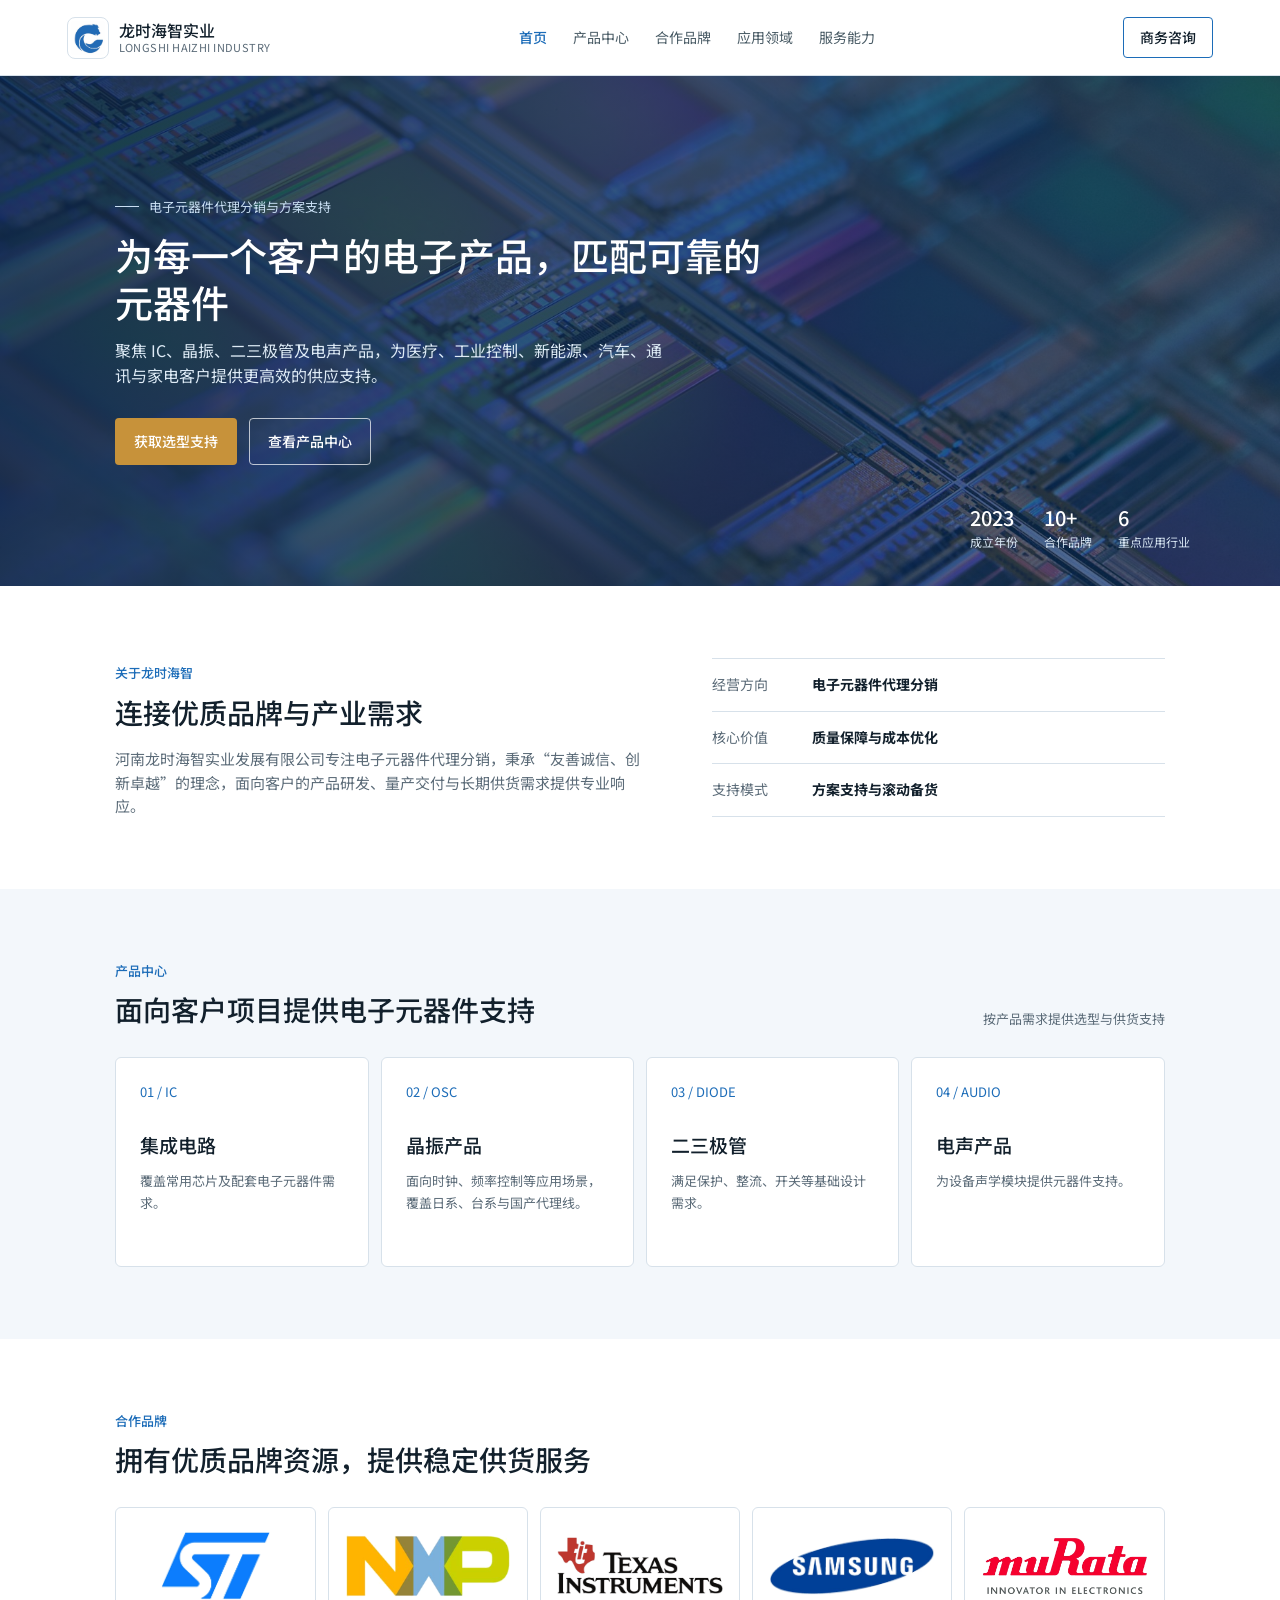
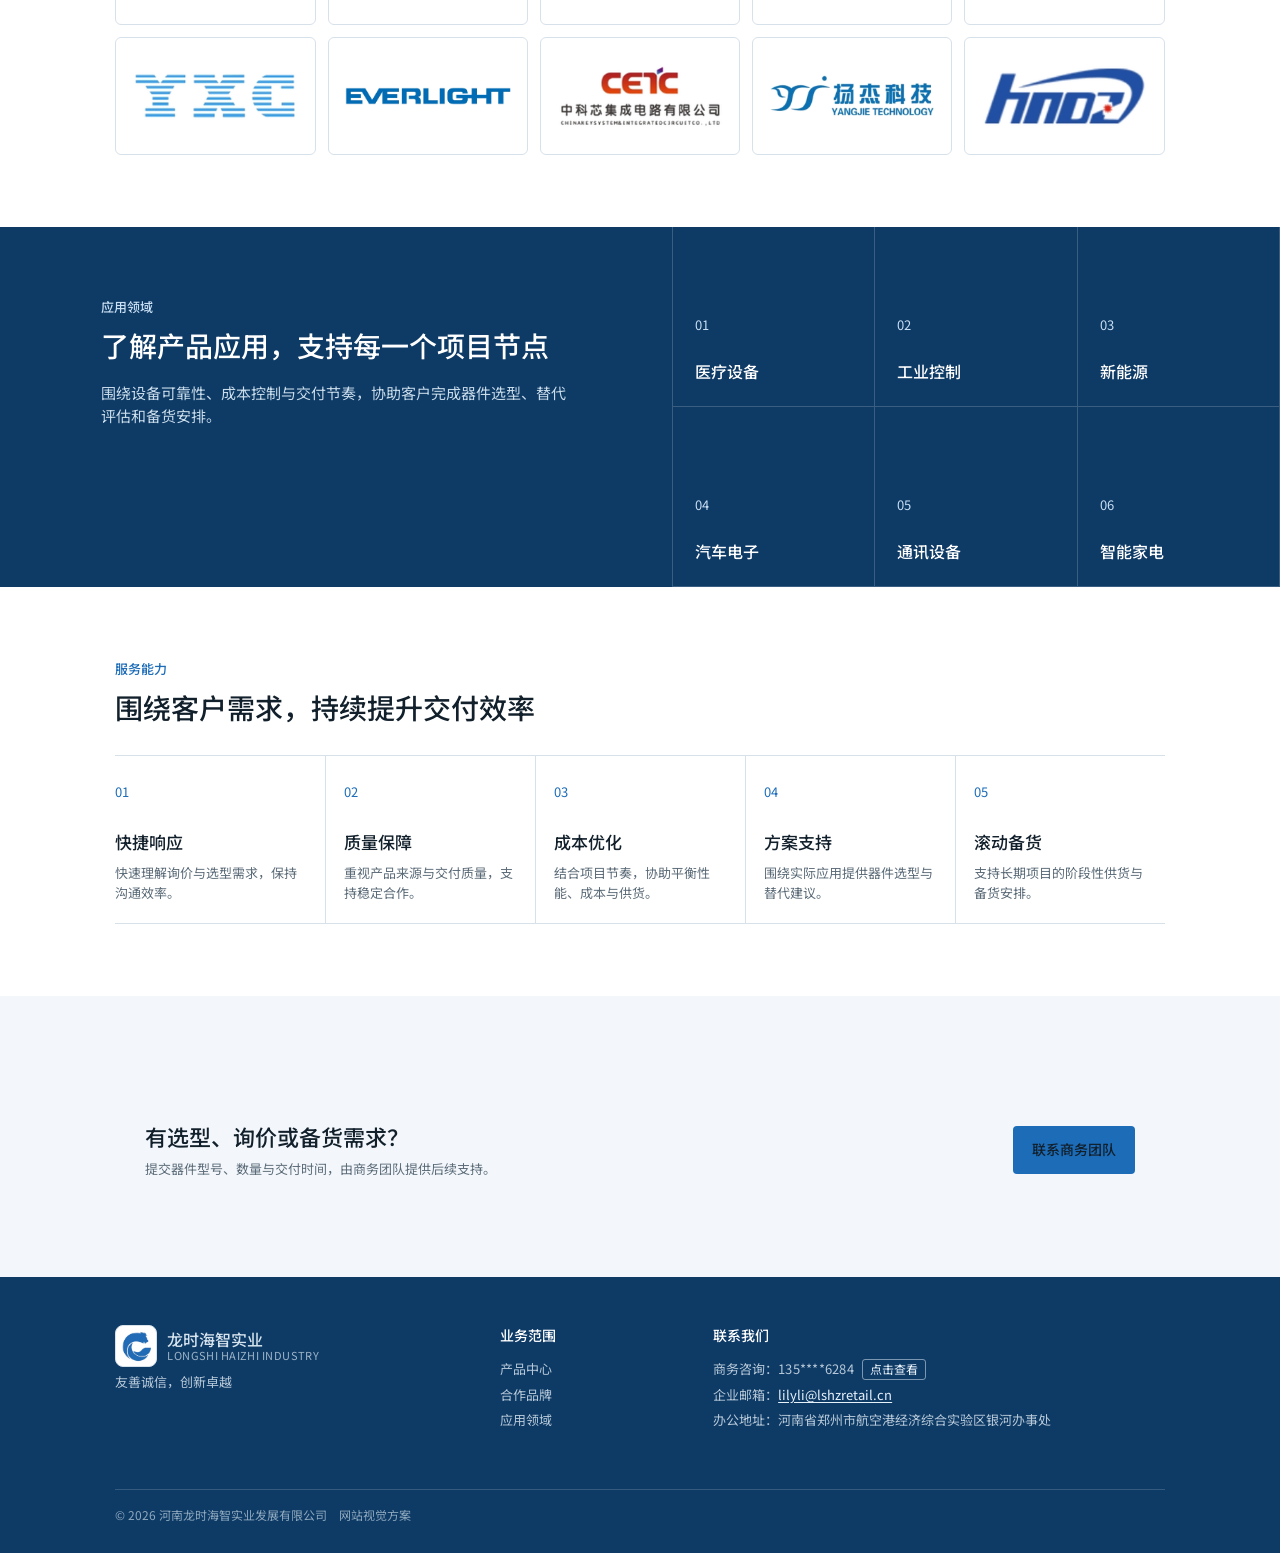
<file: index.html>
<!DOCTYPE html>
<html lang="zh-CN">
<head>
  <meta charset="utf-8" />
  <meta name="viewport" content="width=device-width, initial-scale=1" />
  <title>龙时海智实业｜首页</title>
  <link rel="stylesheet" href="assets/site.css" />
</head>
<body class="lh-site">
<main>
    <header class="lh-nav">
      <a class="lh-brand" href="index.html" aria-label="龙时海智首页">
        <img class="lh-mark" src="assets/longshi-haizhi-logo-mark.png" alt="龙时海智 Logo" />
        <span class="lh-brand-copy"><span class="lh-brand-name">龙时海智实业</span><span class="lh-brand-en">LONGSHI HAIZHI INDUSTRY</span></span>
      </a>
      <nav class="lh-links" aria-label="主导航"><a class="active" href="index.html">首页</a><a href="products.html">产品中心</a><a href="brands.html">合作品牌</a><a href="applications.html">应用领域</a><a href="services.html">服务能力</a></nav>
      <details class="lh-menu">
        <summary>菜单</summary>
        <div class="lh-menu-panel"><a class="active" href="index.html">首页</a><a href="products.html">产品中心</a><a href="brands.html">合作品牌</a><a href="applications.html">应用领域</a><a href="services.html">服务能力</a><a href="services.html#contact">商务咨询</a></div>
      </details>
      <a class="lh-nav-contact" href="services.html#contact">商务咨询</a>
    </header>
    <section class="lh-hero lh-hero-home" id="top" aria-labelledby="lh-hero-title">
      <img src="assets/silicon-wafer.jpg" alt="芯片晶圆特写" />
      <div class="lh-hero-copy">
        <div class="lh-kicker">电子元器件代理分销与方案支持</div>
        <h1 id="lh-hero-title">为每一个客户的电子产品，匹配可靠的元器件</h1>
        <p>聚焦 IC、晶振、二三极管及电声产品，为医疗、工业控制、新能源、汽车、通讯与家电客户提供更高效的供应支持。</p>
        <div class="lh-actions">
          <a class="lh-btn lh-btn-primary" href="services.html#contact">获取选型支持</a>
          <a class="lh-btn lh-btn-quiet" href="products.html">查看产品中心</a>
        </div>
      </div>
      <div class="lh-hero-meta" aria-label="企业信息摘要">
        <div><strong>2023</strong>成立年份</div>
        <div><strong>10+</strong>合作品牌</div>
        <div><strong>6</strong>重点应用行业</div>
      </div>
    </section>
    <section class="lh-section lh-intro" aria-labelledby="lh-intro-title">
      <div>
        <div class="lh-label">关于龙时海智</div>
        <h2 id="lh-intro-title">连接优质品牌与产业需求</h2>
        <p>河南龙时海智实业发展有限公司专注电子元器件代理分销，秉承“友善诚信、创新卓越”的理念，面向客户的产品研发、量产交付与长期供货需求提供专业响应。</p>
      </div>
      <div class="lh-intro-list" aria-label="公司定位">
        <div class="lh-intro-item"><span>经营方向</span><strong>电子元器件代理分销</strong></div>
        <div class="lh-intro-item"><span>核心价值</span><strong>质量保障与成本优化</strong></div>
        <div class="lh-intro-item"><span>支持模式</span><strong>方案支持与滚动备货</strong></div>
      </div>
    </section>
    <section class="lh-section lh-soft" id="products" aria-labelledby="lh-products-title">
      <div class="lh-section-head">
        <div><div class="lh-label">产品中心</div><h2 id="lh-products-title">面向客户项目提供电子元器件支持</h2></div>
        <div class="lh-note">按产品需求提供选型与供货支持</div>
      </div>
      <div class="lh-product-grid">
        <a class="lh-card" href="products.html"><div class="lh-card-no">01 / IC</div><h3>集成电路</h3><p>覆盖常用芯片及配套电子元器件需求。</p></a>
        <a class="lh-card" href="products.html#oscillator"><div class="lh-card-no">02 / OSC</div><h3>晶振产品</h3><p>面向时钟、频率控制等应用场景，覆盖日系、台系与国产代理线。</p></a>
        <a class="lh-card" href="products.html"><div class="lh-card-no">03 / DIODE</div><h3>二三极管</h3><p>满足保护、整流、开关等基础设计需求。</p></a>
        <a class="lh-card" href="products.html"><div class="lh-card-no">04 / AUDIO</div><h3>电声产品</h3><p>为设备声学模块提供元器件支持。</p></a>
      </div>
    </section>
    <section class="lh-section" id="brands" aria-labelledby="lh-brands-title">
      <div class="lh-section-head">
        <div><div class="lh-label">合作品牌</div><h2 id="lh-brands-title">拥有优质品牌资源，提供稳定供货服务</h2></div>
      </div>
      <div class="lh-brand-grid" aria-label="合作品牌">
        <div class="lh-brand-tile"><img src="assets/brands/st.png" alt="ST" /></div>
        <div class="lh-brand-tile"><img src="assets/brands/nxp.png" alt="NXP" /></div>
        <div class="lh-brand-tile"><img src="assets/brands/ti.png" alt="Texas Instruments" /></div>
        <div class="lh-brand-tile"><img src="assets/brands/samsung.png" alt="SAMSUNG" /></div>
        <div class="lh-brand-tile"><img src="assets/brands/murata.png" alt="Murata" /></div>
        <div class="lh-brand-tile"><img src="assets/brands/yxc.png" alt="YXC" /></div>
        <div class="lh-brand-tile"><img src="assets/brands/everlight.png" alt="EVERLIGHT 亿光" /></div>
        <div class="lh-brand-tile"><img src="assets/brands/cetc.png" alt="中科芯 CETC" /></div>
        <div class="lh-brand-tile"><img src="assets/brands/yangjie.png" alt="扬杰科技" /></div>
        <div class="lh-brand-tile"><img src="assets/brands/huaneng.png" alt="华能" /></div>
      </div>
    </section>
    <section class="lh-apps" id="applications" aria-labelledby="lh-apps-title">
      <div class="lh-app-copy">
        <div class="lh-label">应用领域</div>
        <h2 id="lh-apps-title">了解产品应用，支持每一个项目节点</h2>
        <p>围绕设备可靠性、成本控制与交付节奏，协助客户完成器件选型、替代评估和备货安排。</p>
      </div>
      <div class="lh-app-tiles" aria-label="应用行业">
        <div class="lh-app-tile"><span>01</span><strong>医疗设备</strong></div>
        <div class="lh-app-tile"><span>02</span><strong>工业控制</strong></div>
        <div class="lh-app-tile"><span>03</span><strong>新能源</strong></div>
        <div class="lh-app-tile"><span>04</span><strong>汽车电子</strong></div>
        <div class="lh-app-tile"><span>05</span><strong>通讯设备</strong></div>
        <div class="lh-app-tile"><span>06</span><strong>智能家电</strong></div>
      </div>
    </section>
    <section class="lh-section" id="service" aria-labelledby="lh-service-title">
      <div class="lh-label">服务能力</div>
      <h2 id="lh-service-title">围绕客户需求，持续提升交付效率</h2>
      <div class="lh-service-grid">
        <article class="lh-service-item"><span class="lh-card-no">01</span><strong>快捷响应</strong><p>快速理解询价与选型需求，保持沟通效率。</p></article>
        <article class="lh-service-item"><span class="lh-card-no">02</span><strong>质量保障</strong><p>重视产品来源与交付质量，支持稳定合作。</p></article>
        <article class="lh-service-item"><span class="lh-card-no">03</span><strong>成本优化</strong><p>结合项目节奏，协助平衡性能、成本与供货。</p></article>
        <article class="lh-service-item"><span class="lh-card-no">04</span><strong>方案支持</strong><p>围绕实际应用提供器件选型与替代建议。</p></article>
        <article class="lh-service-item"><span class="lh-card-no">05</span><strong>滚动备货</strong><p>支持长期项目的阶段性供货与备货安排。</p></article>
      </div>
    </section>
    <section class="lh-section lh-soft" id="contact" aria-labelledby="lh-cta-title">
      <div class="lh-cta">
        <div><h2 id="lh-cta-title">有选型、询价或备货需求？</h2><p>提交器件型号、数量与交付时间，由商务团队提供后续支持。</p></div>
        <a class="lh-btn lh-btn-solid" href="services.html#contact">联系商务团队</a>
      </div>
    </section>
    <footer class="lh-footer">
      <div>
        <div class="lh-brand"><img class="lh-mark" src="assets/longshi-haizhi-logo-mark.png" alt="龙时海智 Logo" /><span class="lh-brand-copy"><span class="lh-brand-name">龙时海智实业</span><span class="lh-brand-en">LONGSHI HAIZHI INDUSTRY</span></span></div>
        <p>友善诚信，创新卓越</p>
      </div>
      <div><div class="lh-footer-title">业务范围</div><a href="products.html">产品中心</a><a href="brands.html">合作品牌</a><a href="applications.html">应用领域</a></div>
      <div><div class="lh-footer-title">联系我们</div><p>商务咨询：<span class="lh-phone" data-phone><span class="lh-phone-mask">135****6284</span><button type="button" class="lh-phone-reveal" aria-label="显示完整电话号码">点击查看</button></span></p><p>企业邮箱：<a href="mailto:lilyli@lshzretail.cn">lilyli@lshzretail.cn</a></p><p>办公地址：河南省郑州市航空港经济综合实验区银河办事处</p></div>
      <div class="lh-copyright">© 2026 河南龙时海智实业发展有限公司　网站视觉方案</div>
    </footer>
  </main>

  <script src="assets/site.js" defer></script>
</body>
</html>
</file>
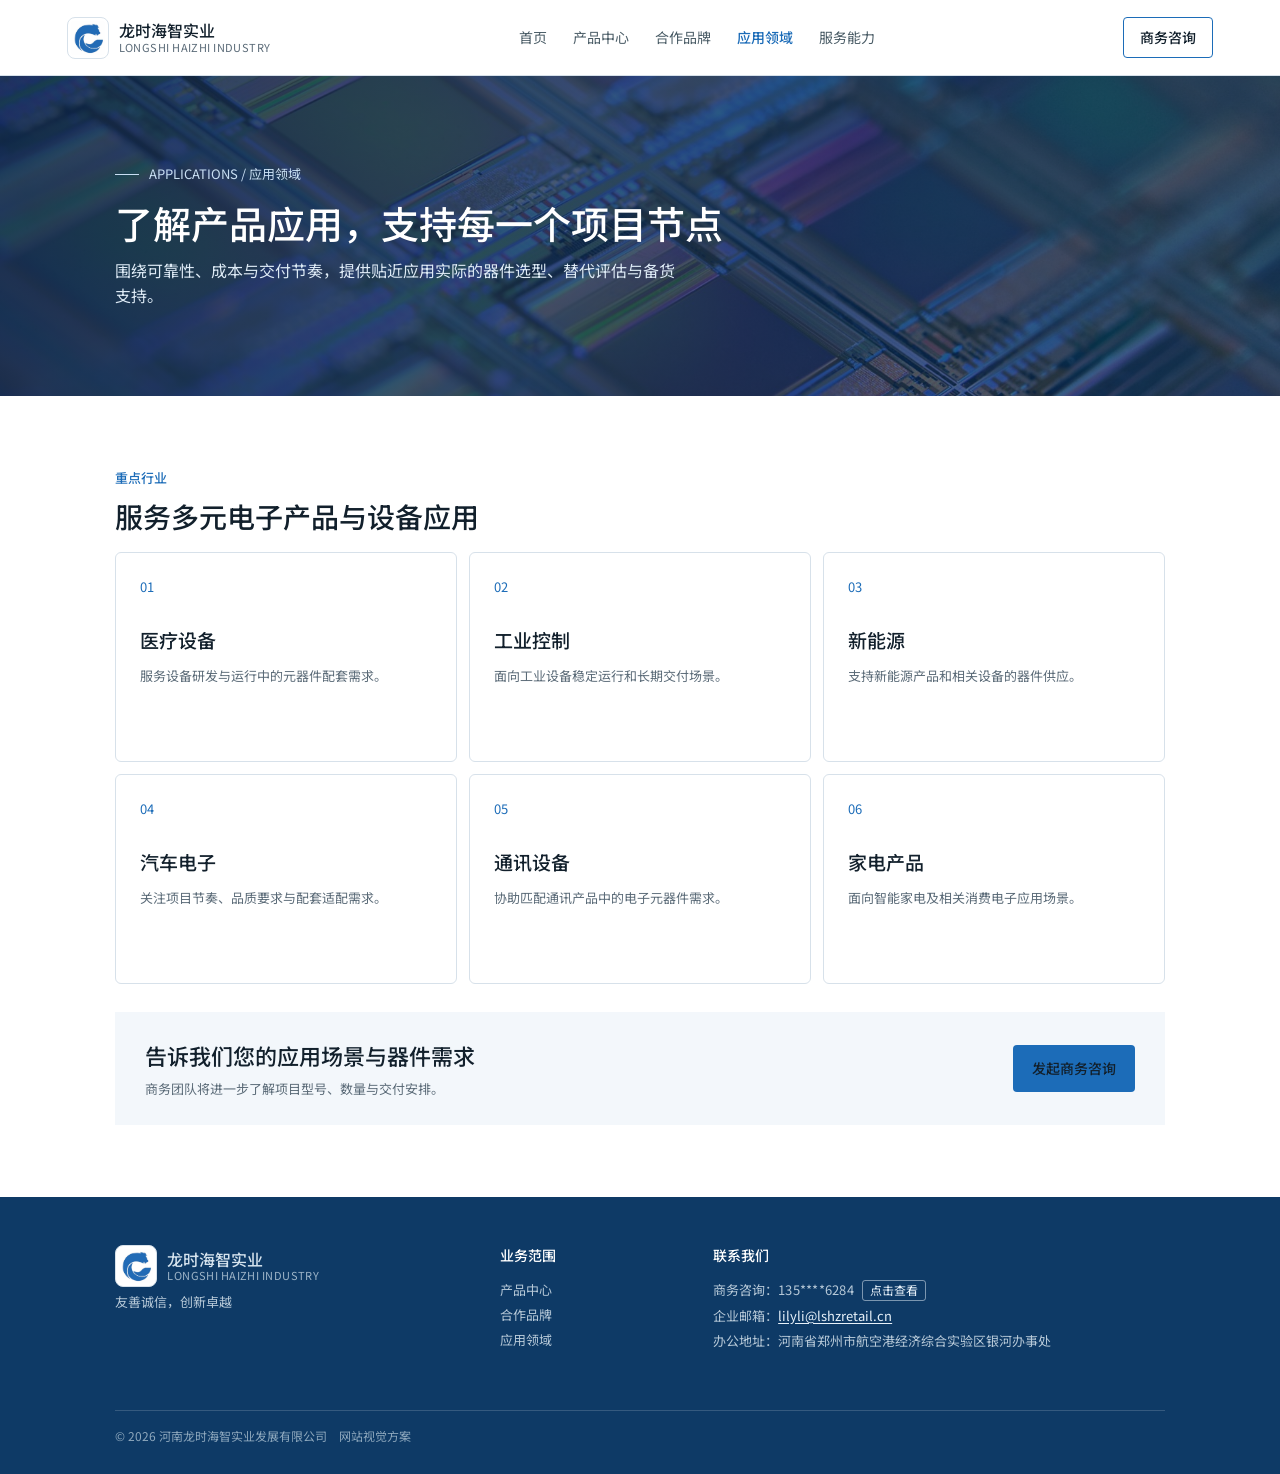
<file: applications.html>
<!DOCTYPE html>
<html lang="zh-CN">
<head>
  <meta charset="utf-8" />
  <meta name="viewport" content="width=device-width, initial-scale=1" />
  <title>龙时海智实业｜应用领域</title>
  <link rel="stylesheet" href="assets/site.css" />
</head>
<body class="lh-site">
<main>
    <header class="lh-nav">
      <a class="lh-brand" href="index.html" aria-label="龙时海智首页">
        <img class="lh-mark" src="assets/longshi-haizhi-logo-mark.png" alt="龙时海智 Logo" />
        <span class="lh-brand-copy"><span class="lh-brand-name">龙时海智实业</span><span class="lh-brand-en">LONGSHI HAIZHI INDUSTRY</span></span>
      </a>
      <nav class="lh-links" aria-label="主导航"><a href="index.html">首页</a><a href="products.html">产品中心</a><a href="brands.html">合作品牌</a><a class="active" href="applications.html">应用领域</a><a href="services.html">服务能力</a></nav>
      <details class="lh-menu">
        <summary>菜单</summary>
        <div class="lh-menu-panel"><a href="index.html">首页</a><a href="products.html">产品中心</a><a href="brands.html">合作品牌</a><a class="active" href="applications.html">应用领域</a><a href="services.html">服务能力</a><a href="services.html#contact">商务咨询</a></div>
      </details>
      <a class="lh-nav-contact" href="services.html#contact">商务咨询</a>
    </header>
    <section class="lh-hero" aria-labelledby="a-hero-title">
      <img src="assets/silicon-wafer.jpg" alt="芯片晶圆特写" />
      <div class="lh-hero-copy">
        <div class="lh-kicker">APPLICATIONS / 应用领域</div>
        <h1 id="a-hero-title">了解产品应用，支持每一个项目节点</h1>
        <p>围绕可靠性、成本与交付节奏，提供贴近应用实际的器件选型、替代评估与备货支持。</p>
      </div>
    </section>
    <section class="lh-section">
      <div class="lh-label">重点行业</div>
      <h2>服务多元电子产品与设备应用</h2>
      <div class="lh-card-grid lh-card-grid-3">
        <article class="lh-card"><div class="lh-card-no">01</div><h3>医疗设备</h3><p>服务设备研发与运行中的元器件配套需求。</p></article>
        <article class="lh-card"><div class="lh-card-no">02</div><h3>工业控制</h3><p>面向工业设备稳定运行和长期交付场景。</p></article>
        <article class="lh-card"><div class="lh-card-no">03</div><h3>新能源</h3><p>支持新能源产品和相关设备的器件供应。</p></article>
        <article class="lh-card"><div class="lh-card-no">04</div><h3>汽车电子</h3><p>关注项目节奏、品质要求与配套适配需求。</p></article>
        <article class="lh-card"><div class="lh-card-no">05</div><h3>通讯设备</h3><p>协助匹配通讯产品中的电子元器件需求。</p></article>
        <article class="lh-card"><div class="lh-card-no">06</div><h3>家电产品</h3><p>面向智能家电及相关消费电子应用场景。</p></article>
      </div>
      <div class="lh-cta">
        <div><strong>告诉我们您的应用场景与器件需求</strong><p>商务团队将进一步了解项目型号、数量与交付安排。</p></div>
        <a class="lh-btn lh-btn-solid" href="services.html#contact">发起商务咨询</a>
      </div>
    </section>
    <footer class="lh-footer">
      <div>
        <div class="lh-brand"><img class="lh-mark" src="assets/longshi-haizhi-logo-mark.png" alt="龙时海智 Logo" /><span class="lh-brand-copy"><span class="lh-brand-name">龙时海智实业</span><span class="lh-brand-en">LONGSHI HAIZHI INDUSTRY</span></span></div>
        <p>友善诚信，创新卓越</p>
      </div>
      <div><div class="lh-footer-title">业务范围</div><a href="products.html">产品中心</a><a href="brands.html">合作品牌</a><a href="applications.html">应用领域</a></div>
      <div><div class="lh-footer-title">联系我们</div><p>商务咨询：<span class="lh-phone" data-phone><span class="lh-phone-mask">135****6284</span><button type="button" class="lh-phone-reveal" aria-label="显示完整电话号码">点击查看</button></span></p><p>企业邮箱：<a href="mailto:lilyli@lshzretail.cn">lilyli@lshzretail.cn</a></p><p>办公地址：河南省郑州市航空港经济综合实验区银河办事处</p></div>
      <div class="lh-copyright">© 2026 河南龙时海智实业发展有限公司　网站视觉方案</div>
    </footer>
  </main>

  <script src="assets/site.js" defer></script>
</body>
</html>
</file>
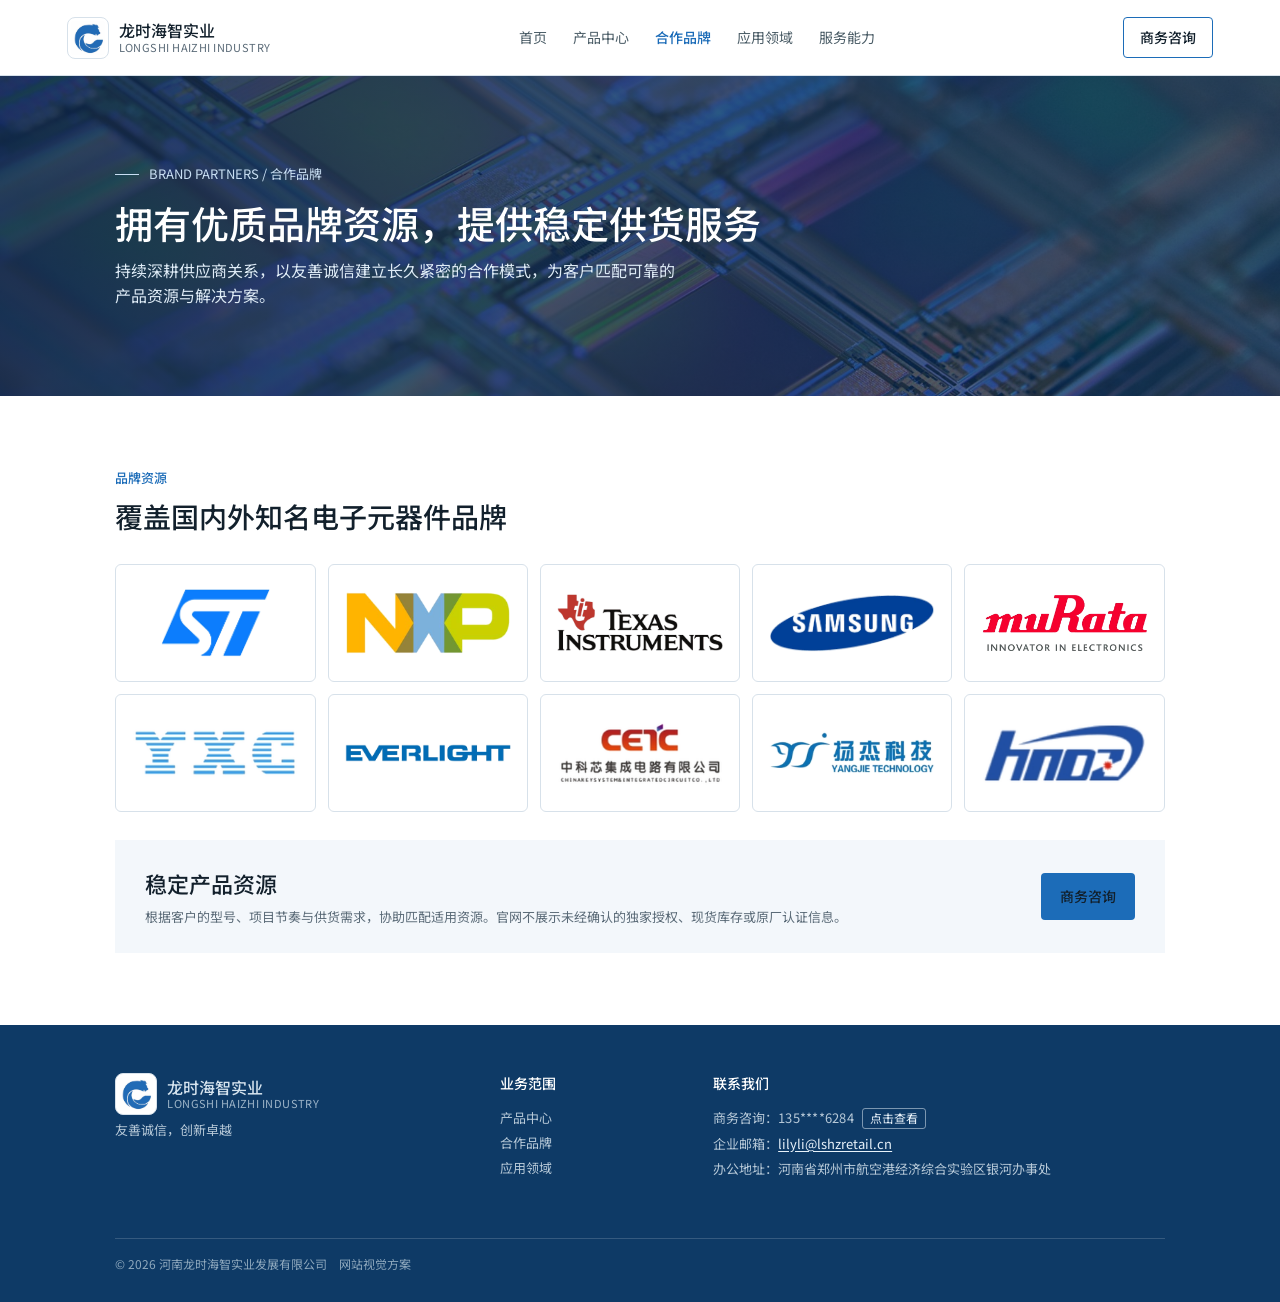
<file: brands.html>
<!DOCTYPE html>
<html lang="zh-CN">
<head>
  <meta charset="utf-8" />
  <meta name="viewport" content="width=device-width, initial-scale=1" />
  <title>龙时海智实业｜合作品牌</title>
  <link rel="stylesheet" href="assets/site.css" />
</head>
<body class="lh-site">
<main>
    <header class="lh-nav">
      <a class="lh-brand" href="index.html" aria-label="龙时海智首页">
        <img class="lh-mark" src="assets/longshi-haizhi-logo-mark.png" alt="龙时海智 Logo" />
        <span class="lh-brand-copy"><span class="lh-brand-name">龙时海智实业</span><span class="lh-brand-en">LONGSHI HAIZHI INDUSTRY</span></span>
      </a>
      <nav class="lh-links" aria-label="主导航"><a href="index.html">首页</a><a href="products.html">产品中心</a><a class="active" href="brands.html">合作品牌</a><a href="applications.html">应用领域</a><a href="services.html">服务能力</a></nav>
      <details class="lh-menu">
        <summary>菜单</summary>
        <div class="lh-menu-panel"><a href="index.html">首页</a><a href="products.html">产品中心</a><a class="active" href="brands.html">合作品牌</a><a href="applications.html">应用领域</a><a href="services.html">服务能力</a><a href="services.html#contact">商务咨询</a></div>
      </details>
      <a class="lh-nav-contact" href="services.html#contact">商务咨询</a>
    </header>
    <section class="lh-hero" aria-labelledby="b-hero-title">
      <img src="assets/silicon-wafer.jpg" alt="芯片晶圆特写" />
      <div class="lh-hero-copy">
        <div class="lh-kicker">BRAND PARTNERS / 合作品牌</div>
        <h1 id="b-hero-title">拥有优质品牌资源，提供稳定供货服务</h1>
        <p>持续深耕供应商关系，以友善诚信建立长久紧密的合作模式，为客户匹配可靠的产品资源与解决方案。</p>
      </div>
    </section>
    <section class="lh-section">
      <div class="lh-section-head">
        <div><div class="lh-label">品牌资源</div><h2>覆盖国内外知名电子元器件品牌</h2></div>
      </div>
      <div class="lh-brand-grid" aria-label="合作品牌">
        <div class="lh-brand-tile"><img src="assets/brands/st.png" alt="ST" /></div>
        <div class="lh-brand-tile"><img src="assets/brands/nxp.png" alt="NXP" /></div>
        <div class="lh-brand-tile"><img src="assets/brands/ti.png" alt="Texas Instruments" /></div>
        <div class="lh-brand-tile"><img src="assets/brands/samsung.png" alt="SAMSUNG" /></div>
        <div class="lh-brand-tile"><img src="assets/brands/murata.png" alt="Murata" /></div>
        <div class="lh-brand-tile"><img src="assets/brands/yxc.png" alt="YXC" /></div>
        <div class="lh-brand-tile"><img src="assets/brands/everlight.png" alt="EVERLIGHT 亿光" /></div>
        <div class="lh-brand-tile"><img src="assets/brands/cetc.png" alt="中科芯 CETC" /></div>
        <div class="lh-brand-tile"><img src="assets/brands/yangjie.png" alt="扬杰科技" /></div>
        <div class="lh-brand-tile"><img src="assets/brands/huaneng.png" alt="华能" /></div>
      </div>
      <div class="lh-cta">
        <div><strong>稳定产品资源</strong><p>根据客户的型号、项目节奏与供货需求，协助匹配适用资源。官网不展示未经确认的独家授权、现货库存或原厂认证信息。</p></div>
        <a class="lh-btn lh-btn-solid" href="services.html#contact">商务咨询</a>
      </div>
    </section>
    <footer class="lh-footer">
      <div>
        <div class="lh-brand"><img class="lh-mark" src="assets/longshi-haizhi-logo-mark.png" alt="龙时海智 Logo" /><span class="lh-brand-copy"><span class="lh-brand-name">龙时海智实业</span><span class="lh-brand-en">LONGSHI HAIZHI INDUSTRY</span></span></div>
        <p>友善诚信，创新卓越</p>
      </div>
      <div><div class="lh-footer-title">业务范围</div><a href="products.html">产品中心</a><a href="brands.html">合作品牌</a><a href="applications.html">应用领域</a></div>
      <div><div class="lh-footer-title">联系我们</div><p>商务咨询：<span class="lh-phone" data-phone><span class="lh-phone-mask">135****6284</span><button type="button" class="lh-phone-reveal" aria-label="显示完整电话号码">点击查看</button></span></p><p>企业邮箱：<a href="mailto:lilyli@lshzretail.cn">lilyli@lshzretail.cn</a></p><p>办公地址：河南省郑州市航空港经济综合实验区银河办事处</p></div>
      <div class="lh-copyright">© 2026 河南龙时海智实业发展有限公司　网站视觉方案</div>
    </footer>
  </main>

  <script src="assets/site.js" defer></script>
</body>
</html>
</file>
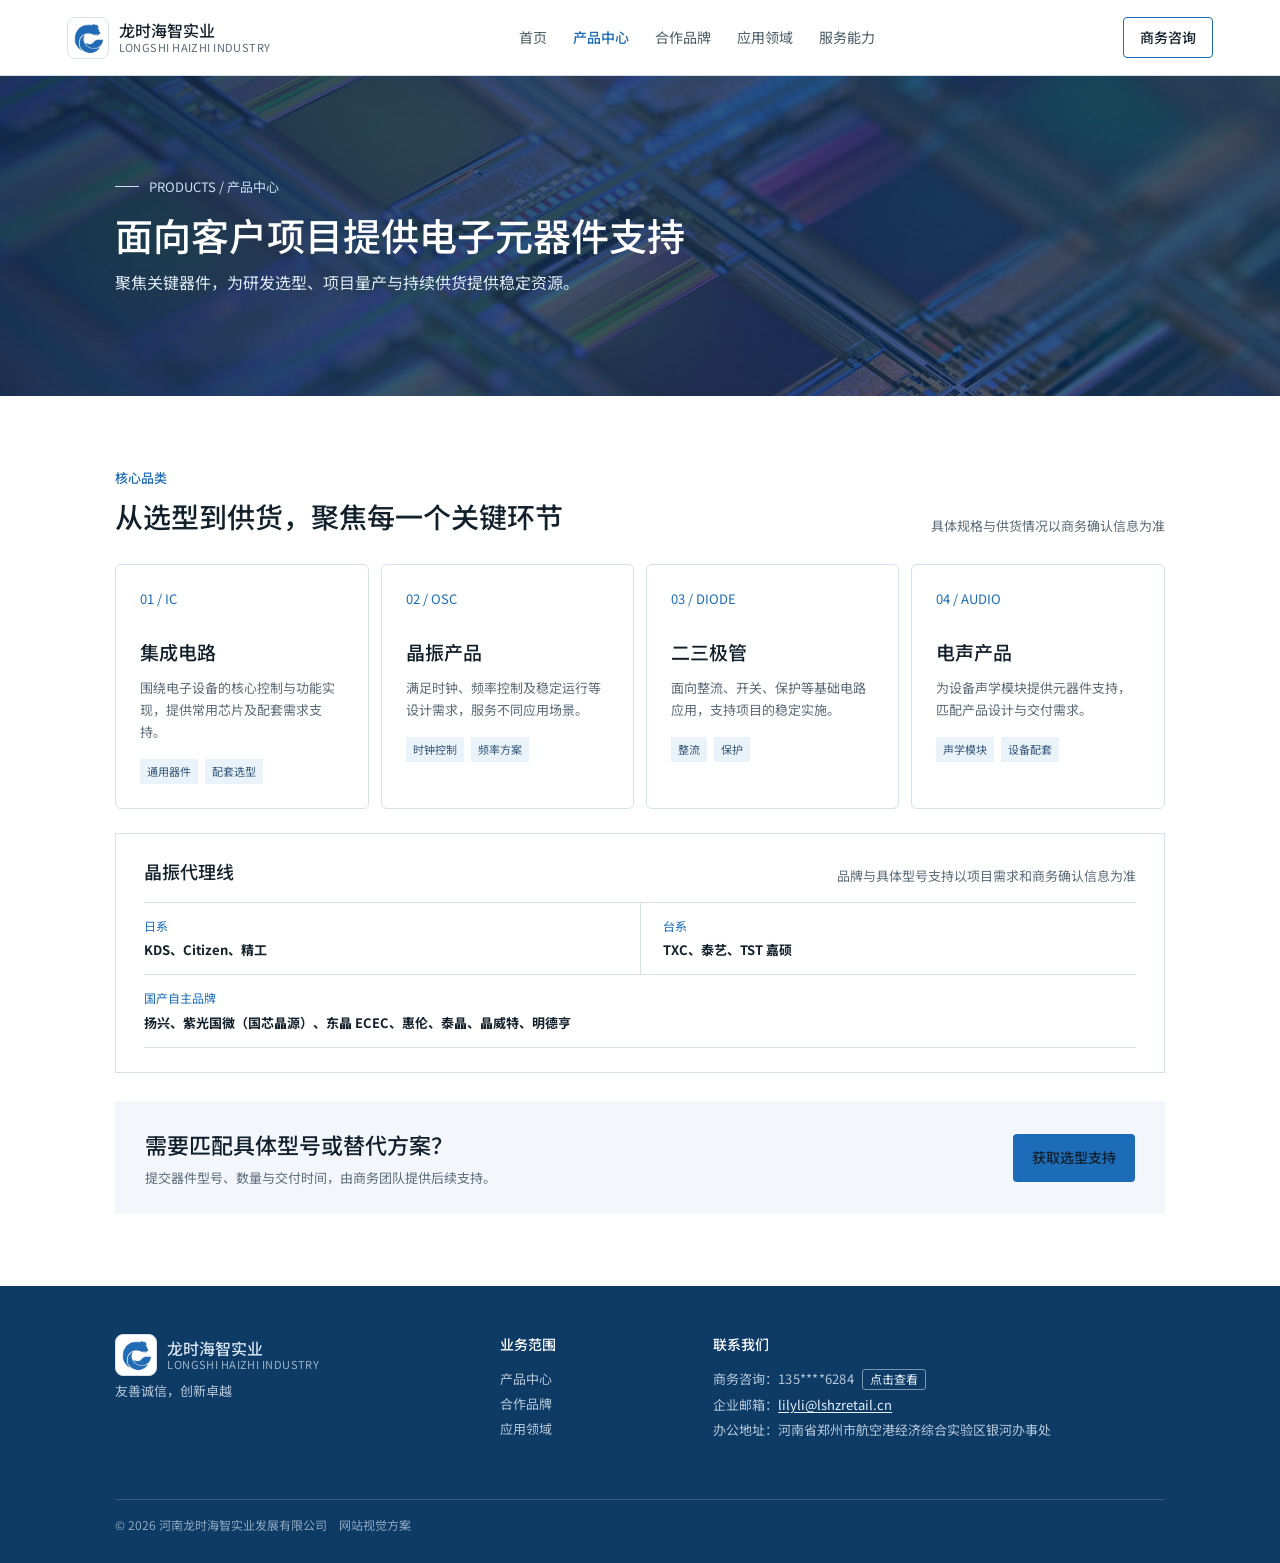
<file: products.html>
<!DOCTYPE html>
<html lang="zh-CN">
<head>
  <meta charset="utf-8" />
  <meta name="viewport" content="width=device-width, initial-scale=1" />
  <title>龙时海智实业｜产品中心</title>
  <link rel="stylesheet" href="assets/site.css" />
</head>
<body class="lh-site">
<main>
    <header class="lh-nav">
      <a class="lh-brand" href="index.html" aria-label="龙时海智首页">
        <img class="lh-mark" src="assets/longshi-haizhi-logo-mark.png" alt="龙时海智 Logo" />
        <span class="lh-brand-copy"><span class="lh-brand-name">龙时海智实业</span><span class="lh-brand-en">LONGSHI HAIZHI INDUSTRY</span></span>
      </a>
      <nav class="lh-links" aria-label="主导航"><a href="index.html">首页</a><a class="active" href="products.html">产品中心</a><a href="brands.html">合作品牌</a><a href="applications.html">应用领域</a><a href="services.html">服务能力</a></nav>
      <details class="lh-menu">
        <summary>菜单</summary>
        <div class="lh-menu-panel"><a href="index.html">首页</a><a class="active" href="products.html">产品中心</a><a href="brands.html">合作品牌</a><a href="applications.html">应用领域</a><a href="services.html">服务能力</a><a href="services.html#contact">商务咨询</a></div>
      </details>
      <a class="lh-nav-contact" href="services.html#contact">商务咨询</a>
    </header>
    <section class="lh-hero" aria-labelledby="p-hero-title">
      <img src="assets/silicon-wafer.jpg" alt="芯片晶圆特写" />
      <div class="lh-hero-copy">
        <div class="lh-kicker">PRODUCTS / 产品中心</div>
        <h1 id="p-hero-title">面向客户项目提供电子元器件支持</h1>
        <p>聚焦关键器件，为研发选型、项目量产与持续供货提供稳定资源。</p>
      </div>
    </section>
    <section class="lh-section">
      <div class="lh-section-head">
        <div><div class="lh-label">核心品类</div><h2>从选型到供货，聚焦每一个关键环节</h2></div>
        <div class="lh-note">具体规格与供货情况以商务确认信息为准</div>
      </div>
      <div class="lh-card-grid">
        <article class="lh-card"><div class="lh-card-no">01 / IC</div><h3>集成电路</h3><p>围绕电子设备的核心控制与功能实现，提供常用芯片及配套需求支持。</p><div class="lh-tags"><span>通用器件</span><span>配套选型</span></div></article>
        <article class="lh-card"><div class="lh-card-no">02 / OSC</div><h3>晶振产品</h3><p>满足时钟、频率控制及稳定运行等设计需求，服务不同应用场景。</p><div class="lh-tags"><span>时钟控制</span><span>频率方案</span></div></article>
        <article class="lh-card"><div class="lh-card-no">03 / DIODE</div><h3>二三极管</h3><p>面向整流、开关、保护等基础电路应用，支持项目的稳定实施。</p><div class="lh-tags"><span>整流</span><span>保护</span></div></article>
        <article class="lh-card"><div class="lh-card-no">04 / AUDIO</div><h3>电声产品</h3><p>为设备声学模块提供元器件支持，匹配产品设计与交付需求。</p><div class="lh-tags"><span>声学模块</span><span>设备配套</span></div></article>
      </div>
      <section class="lh-osc" id="oscillator" aria-label="晶振代理线">
        <div class="lh-osc-head"><strong>晶振代理线</strong><span class="lh-note">品牌与具体型号支持以项目需求和商务确认信息为准</span></div>
        <div class="lh-osc-grid">
          <div class="lh-osc-item"><span>日系</span><strong>KDS、Citizen、精工</strong></div>
          <div class="lh-osc-item"><span>台系</span><strong>TXC、泰艺、TST 嘉硕</strong></div>
          <div class="lh-osc-item lh-osc-item-wide"><span>国产自主品牌</span><strong>扬兴、紫光国微（国芯晶源）、东晶 ECEC、惠伦、泰晶、晶威特、明德亨</strong></div>
        </div>
      </section>
      <div class="lh-cta">
        <div><strong>需要匹配具体型号或替代方案？</strong><p>提交器件型号、数量与交付时间，由商务团队提供后续支持。</p></div>
        <a class="lh-btn lh-btn-solid" href="services.html#contact">获取选型支持</a>
      </div>
    </section>
    <footer class="lh-footer">
      <div>
        <div class="lh-brand"><img class="lh-mark" src="assets/longshi-haizhi-logo-mark.png" alt="龙时海智 Logo" /><span class="lh-brand-copy"><span class="lh-brand-name">龙时海智实业</span><span class="lh-brand-en">LONGSHI HAIZHI INDUSTRY</span></span></div>
        <p>友善诚信，创新卓越</p>
      </div>
      <div><div class="lh-footer-title">业务范围</div><a href="products.html">产品中心</a><a href="brands.html">合作品牌</a><a href="applications.html">应用领域</a></div>
      <div><div class="lh-footer-title">联系我们</div><p>商务咨询：<span class="lh-phone" data-phone><span class="lh-phone-mask">135****6284</span><button type="button" class="lh-phone-reveal" aria-label="显示完整电话号码">点击查看</button></span></p><p>企业邮箱：<a href="mailto:lilyli@lshzretail.cn">lilyli@lshzretail.cn</a></p><p>办公地址：河南省郑州市航空港经济综合实验区银河办事处</p></div>
      <div class="lh-copyright">© 2026 河南龙时海智实业发展有限公司　网站视觉方案</div>
    </footer>
  </main>

  <script src="assets/site.js" defer></script>
</body>
</html>
</file>
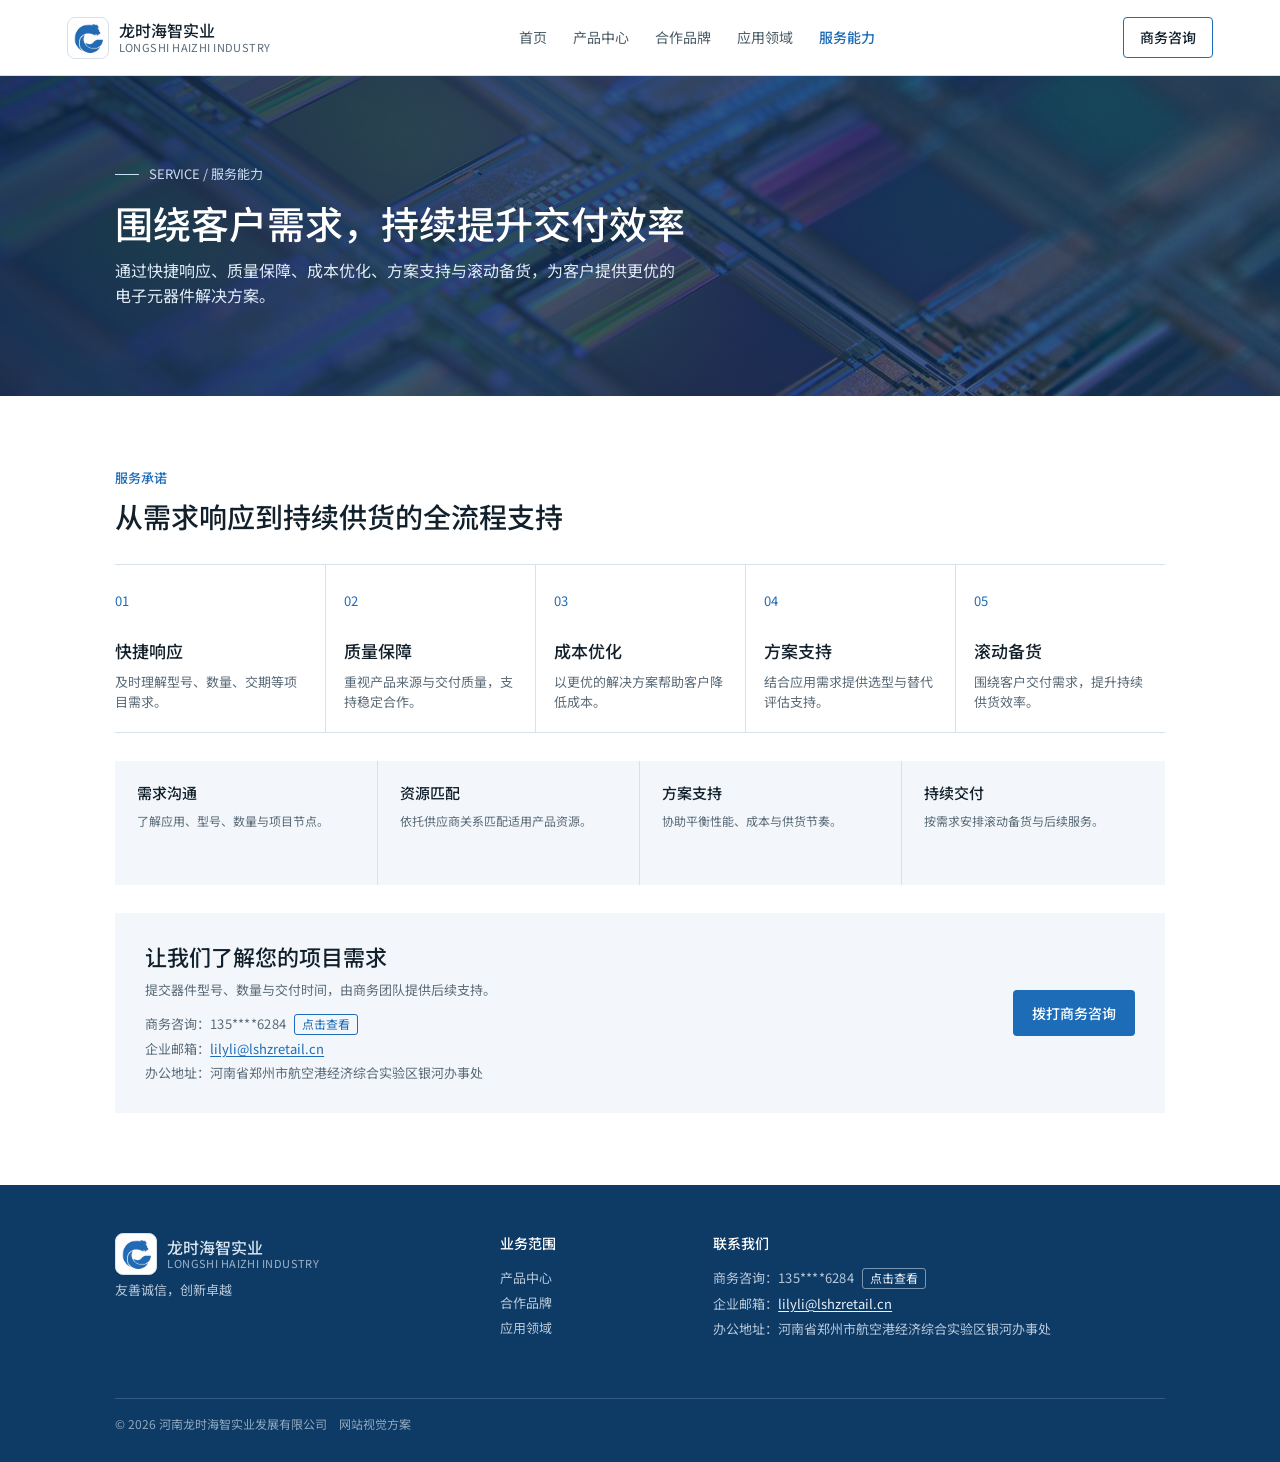
<file: services.html>
<!DOCTYPE html>
<html lang="zh-CN">
<head>
  <meta charset="utf-8" />
  <meta name="viewport" content="width=device-width, initial-scale=1" />
  <title>龙时海智实业｜服务能力</title>
  <link rel="stylesheet" href="assets/site.css" />
</head>
<body class="lh-site">
<main>
    <header class="lh-nav">
      <a class="lh-brand" href="index.html" aria-label="龙时海智首页">
        <img class="lh-mark" src="assets/longshi-haizhi-logo-mark.png" alt="龙时海智 Logo" />
        <span class="lh-brand-copy"><span class="lh-brand-name">龙时海智实业</span><span class="lh-brand-en">LONGSHI HAIZHI INDUSTRY</span></span>
      </a>
      <nav class="lh-links" aria-label="主导航"><a href="index.html">首页</a><a href="products.html">产品中心</a><a href="brands.html">合作品牌</a><a href="applications.html">应用领域</a><a class="active" href="services.html">服务能力</a></nav>
      <details class="lh-menu">
        <summary>菜单</summary>
        <div class="lh-menu-panel"><a href="index.html">首页</a><a href="products.html">产品中心</a><a href="brands.html">合作品牌</a><a href="applications.html">应用领域</a><a class="active" href="services.html">服务能力</a><a href="services.html#contact">商务咨询</a></div>
      </details>
      <a class="lh-nav-contact" href="services.html#contact">商务咨询</a>
    </header>
    <section class="lh-hero" aria-labelledby="s-hero-title">
      <img src="assets/silicon-wafer.jpg" alt="芯片晶圆特写" />
      <div class="lh-hero-copy">
        <div class="lh-kicker">SERVICE / 服务能力</div>
        <h1 id="s-hero-title">围绕客户需求，持续提升交付效率</h1>
        <p>通过快捷响应、质量保障、成本优化、方案支持与滚动备货，为客户提供更优的电子元器件解决方案。</p>
      </div>
    </section>
    <section class="lh-section">
      <div class="lh-label">服务承诺</div>
      <h2>从需求响应到持续供货的全流程支持</h2>
      <div class="lh-service-grid">
        <article class="lh-service-item"><span class="lh-card-no">01</span><strong>快捷响应</strong><p>及时理解型号、数量、交期等项目需求。</p></article>
        <article class="lh-service-item"><span class="lh-card-no">02</span><strong>质量保障</strong><p>重视产品来源与交付质量，支持稳定合作。</p></article>
        <article class="lh-service-item"><span class="lh-card-no">03</span><strong>成本优化</strong><p>以更优的解决方案帮助客户降低成本。</p></article>
        <article class="lh-service-item"><span class="lh-card-no">04</span><strong>方案支持</strong><p>结合应用需求提供选型与替代评估支持。</p></article>
        <article class="lh-service-item"><span class="lh-card-no">05</span><strong>滚动备货</strong><p>围绕客户交付需求，提升持续供货效率。</p></article>
      </div>
      <div class="lh-process">
        <div class="lh-step"><strong>需求沟通</strong><p>了解应用、型号、数量与项目节点。</p></div>
        <div class="lh-step"><strong>资源匹配</strong><p>依托供应商关系匹配适用产品资源。</p></div>
        <div class="lh-step"><strong>方案支持</strong><p>协助平衡性能、成本与供货节奏。</p></div>
        <div class="lh-step"><strong>持续交付</strong><p>按需求安排滚动备货与后续服务。</p></div>
      </div>
      <div class="lh-cta" id="contact">
        <div>
          <strong>让我们了解您的项目需求</strong>
          <p>提交器件型号、数量与交付时间，由商务团队提供后续支持。</p>
          <div class="lh-contact-details">
            <p>商务咨询：<span class="lh-phone" data-phone><span class="lh-phone-mask">135****6284</span><button type="button" class="lh-phone-reveal" aria-label="显示完整电话号码">点击查看</button></span></p>
            <p>企业邮箱：<a href="mailto:lilyli@lshzretail.cn">lilyli@lshzretail.cn</a></p>
            <p>办公地址：河南省郑州市航空港经济综合实验区银河办事处</p>
          </div>
        </div>
        <button type="button" class="lh-btn lh-btn-solid lh-phone-call">拨打商务咨询</button>
      </div>
    </section>
    <footer class="lh-footer">
      <div>
        <div class="lh-brand"><img class="lh-mark" src="assets/longshi-haizhi-logo-mark.png" alt="龙时海智 Logo" /><span class="lh-brand-copy"><span class="lh-brand-name">龙时海智实业</span><span class="lh-brand-en">LONGSHI HAIZHI INDUSTRY</span></span></div>
        <p>友善诚信，创新卓越</p>
      </div>
      <div><div class="lh-footer-title">业务范围</div><a href="products.html">产品中心</a><a href="brands.html">合作品牌</a><a href="applications.html">应用领域</a></div>
      <div><div class="lh-footer-title">联系我们</div><p>商务咨询：<span class="lh-phone" data-phone><span class="lh-phone-mask">135****6284</span><button type="button" class="lh-phone-reveal" aria-label="显示完整电话号码">点击查看</button></span></p><p>企业邮箱：<a href="mailto:lilyli@lshzretail.cn">lilyli@lshzretail.cn</a></p><p>办公地址：河南省郑州市航空港经济综合实验区银河办事处</p></div>
      <div class="lh-copyright">© 2026 河南龙时海智实业发展有限公司　网站视觉方案</div>
    </footer>
  </main>

  <script src="assets/site.js" defer></script>
</body>
</html>
</file>
<file: assets/site.css>
html, body { margin: 0; background: var(--lh-surface, #ffffff); }
:root {
  --lh-ink: #12202c;
  --lh-muted: #5b6b78;
  --lh-line: #d7e1ea;
  --lh-surface: #ffffff;
  --lh-soft: #f3f7fb;
  --lh-brand: #1c6cb8;
  --lh-brand-dark: #0e3a66;
  --lh-mint: #c9dff3;
  --lh-copper: #c7923a;
}
@font-face {
  font-family: "Noto Sans SC";
  src: url("fonts/NotoSansSC-Regular.woff2") format("woff2");
  font-weight: 400;
  font-style: normal;
  font-display: swap;
}
@font-face {
  font-family: "Noto Sans SC";
  src: url("fonts/NotoSansSC-Medium.woff2") format("woff2");
  font-weight: 500;
  font-style: normal;
  font-display: swap;
}
@font-face {
  font-family: "Noto Sans SC";
  src: url("fonts/NotoSansSC-Bold.woff2") format("woff2");
  font-weight: 700;
  font-style: normal;
  font-display: swap;
}

.lh-site {
  color: var(--lh-ink);
  background: var(--lh-surface);
  font-family: "Noto Sans SC", sans-serif;
  line-height: 1.55;
  min-height: 100vh;
}
.lh-site *, .lh-site *::before, .lh-site *::after { box-sizing: border-box; }
.lh-site a { color: inherit; text-decoration: none; }
.lh-nav {
  height: 76px;
  display: flex;
  align-items: center;
  justify-content: space-between;
  gap: 20px;
  padding: 0 5.2%;
  border-bottom: 1px solid var(--lh-line);
  background: #fff;
  position: sticky;
  top: 0;
  z-index: 20;
}
.lh-brand { display: flex; align-items: center; gap: 10px; min-width: 0; }
.lh-mark {
  width: 42px;
  height: 42px;
  object-fit: contain;
  background: #fff;
  border: 1px solid var(--lh-line);
  border-radius: 8px;
  padding: 3px;
  display: block;
}
.lh-brand-copy { display: flex; flex-direction: column; line-height: 1.2; }
.lh-brand-name { font-size: 16px; font-weight: 500; }
.lh-brand-en { color: var(--lh-muted); font-size: 11px; letter-spacing: .04em; }
.lh-links { display: flex; align-items: center; gap: 26px; color: #4a5c66; font-size: 14px; }
.lh-links a.active, .lh-links a:hover { color: var(--lh-brand); font-weight: 500; }
.lh-nav-contact {
  padding: 9px 16px;
  border: 1px solid var(--lh-brand);
  border-radius: 4px;
  color: var(--lh-brand);
  font-size: 14px;
  font-weight: 500;
  white-space: nowrap;
}
.lh-hero {
  position: relative;
  min-height: 320px;
  display: flex;
  align-items: center;
  overflow: hidden;
  color: #fff;
}
.lh-hero.lh-hero-home { min-height: 510px; }
.lh-hero img {
  position: absolute;
  inset: 0;
  width: 100%;
  height: 100%;
  object-fit: cover;
  z-index: 0;
}
.lh-hero::after {
  content: "";
  position: absolute;
  inset: 0;
  background: linear-gradient(90deg, rgba(8,36,72,.86), rgba(14,58,102,.62));
  z-index: 1;
}
.lh-hero-copy { position: relative; z-index: 2; width: min(680px, 100%); margin-left: 9%; padding: 48px 0; }
.lh-kicker { display: flex; align-items: center; gap: 10px; color: var(--lh-mint); font-size: 13px; }
.lh-kicker::before { content: ""; width: 24px; height: 1px; background: var(--lh-mint); }
.lh-hero h1 { margin: 14px 0 12px; font-size: 38px; line-height: 1.25; font-weight: 500; }
.lh-hero p { margin: 0; max-width: 560px; color: #deebf6; font-size: 16px; }
.lh-actions { display: flex; flex-wrap: wrap; gap: 12px; margin-top: 30px; }
.lh-btn {
  display: inline-flex;
  align-items: center;
  gap: 8px;
  padding: 12px 18px;
  border: 1px solid transparent;
  border-radius: 4px;
  font-size: 14px;
  font-weight: 500;
}
.lh-btn-primary { background: var(--lh-copper); color: #201506; }
.lh-btn-quiet { border-color: rgba(255,255,255,.7); color: #fff; }
.lh-btn-solid { background: var(--lh-brand); color: #fff; }
.lh-hero-meta {
  position: absolute;
  right: 7%;
  bottom: 34px;
  z-index: 2;
  display: flex;
  gap: 26px;
  color: #d7e6f3;
  font-size: 12px;
}
.lh-hero-meta strong { display: block; color: #fff; font-size: 20px; font-weight: 500; }
.lh-section { padding: 72px 9%; }
.lh-label { color: var(--lh-brand); font-size: 13px; font-weight: 500; }
.lh-site h2 { margin: 10px 0 16px; font-size: 28px; line-height: 1.35; font-weight: 500; }
.lh-muted { color: var(--lh-muted); }
.lh-intro { display: grid; grid-template-columns: minmax(0,1fr) minmax(280px,.85fr); gap: 64px; align-items: end; }
.lh-intro p { margin: 0; color: var(--lh-muted); font-size: 15px; }
.lh-intro-list { border-top: 1px solid var(--lh-line); }
.lh-intro-item {
  display: grid;
  grid-template-columns: 84px 1fr;
  gap: 16px;
  padding: 15px 0;
  border-bottom: 1px solid var(--lh-line);
  font-size: 14px;
}
.lh-intro-item span { color: var(--lh-muted); }
.lh-section-head { display: flex; align-items: end; justify-content: space-between; gap: 24px; margin-bottom: 28px; }
.lh-section-head h2 { margin-bottom: 0; }
.lh-note { color: var(--lh-muted); font-size: 13px; }
.lh-product-grid, .lh-card-grid { display: grid; grid-template-columns: repeat(4, 1fr); gap: 12px; }
.lh-card {
  min-height: 210px;
  padding: 24px;
  border: 1px solid var(--lh-line);
  border-radius: 6px;
  background: #fff;
}
.lh-card-no { color: var(--lh-brand); font-size: 13px; }
.lh-card h3 { margin: 28px 0 10px; font-size: 19px; font-weight: 500; }
.lh-card p { margin: 0; color: var(--lh-muted); font-size: 13px; line-height: 1.7; }
.lh-tags { display: flex; flex-wrap: wrap; gap: 7px; margin-top: 16px; }
.lh-tags span { padding: 4px 7px; background: #eaf2fa; color: #35597a; font-size: 11px; }
.lh-osc { margin-top: 24px; padding: 24px 28px; border: 1px solid var(--lh-line); background: #fff; }
.lh-osc-head { display: flex; align-items: end; justify-content: space-between; gap: 20px; margin-bottom: 16px; }
.lh-osc-head strong { font-size: 18px; font-weight: 500; }
.lh-osc-grid { display: grid; grid-template-columns: 1fr 1fr; border-top: 1px solid var(--lh-line); }
.lh-osc-item { padding: 14px 0; border-bottom: 1px solid var(--lh-line); font-size: 13px; }
.lh-osc-item:nth-child(odd) { padding-right: 22px; }
.lh-osc-item:nth-child(even) { padding-left: 22px; border-left: 1px solid var(--lh-line); }
.lh-osc-item span { display: block; margin-bottom: 5px; color: var(--lh-brand); font-size: 12px; }
.lh-osc-item strong { word-break: keep-all; }
.lh-brand-grid {
  display: grid;
  grid-template-columns: repeat(5, 1fr);
  gap: 12px;
}
.lh-brand-tile {
  display: flex;
  align-items: center;
  justify-content: center;
  min-height: 118px;
  height: 118px;
  padding: 18px 16px;
  background: #fff;
  border: 1px solid var(--lh-line);
  border-radius: 6px;
}
.lh-brand-tile img {
  display: block;
  width: auto;
  height: auto;
  max-width: 100%;
  max-height: 68px;
  object-fit: contain;
}
.lh-apps { display: grid; grid-template-columns: 1.05fr .95fr; min-height: 360px; background: var(--lh-brand-dark); color: #fff; }
.lh-app-copy { padding: 70px 15%; }
.lh-app-copy .lh-label { color: var(--lh-mint); }
.lh-app-copy p { max-width: 470px; color: #c9dcea; font-size: 15px; }
.lh-app-tiles { display: grid; grid-template-columns: repeat(3, 1fr); border-left: 1px solid rgba(255,255,255,.18); }
.lh-app-tile { display: flex; flex-direction: column; justify-content: flex-end; min-height: 180px; padding: 22px; border-right: 1px solid rgba(255,255,255,.18); border-bottom: 1px solid rgba(255,255,255,.18); }
.lh-app-tile span { color: var(--lh-mint); font-size: 13px; }
.lh-app-tile strong { margin-top: 24px; font-size: 16px; font-weight: 500; }
.lh-service-grid { display: grid; grid-template-columns: repeat(5, 1fr); margin-top: 28px; border-top: 1px solid var(--lh-line); }
.lh-service-item { min-height: 168px; padding: 22px 18px 18px 0; border-bottom: 1px solid var(--lh-line); }
.lh-service-item + .lh-service-item { padding-left: 18px; border-left: 1px solid var(--lh-line); }
.lh-service-item strong { display: block; margin: 26px 0 8px; font-size: 17px; font-weight: 500; }
.lh-service-item p { margin: 0; color: var(--lh-muted); font-size: 13px; }
.lh-process { display: grid; grid-template-columns: repeat(4, 1fr); margin-top: 28px; background: var(--lh-soft); }
.lh-step { min-height: 124px; padding: 20px 22px; border-right: 1px solid var(--lh-line); }
.lh-step:last-child { border-right: 0; }
.lh-step strong { display: block; margin-bottom: 8px; font-size: 15px; font-weight: 500; }
.lh-step p { margin: 0; color: var(--lh-muted); font-size: 12px; }
.lh-cta {
  display: flex;
  justify-content: space-between;
  align-items: center;
  gap: 24px;
  margin-top: 28px;
  padding: 26px 30px;
  background: var(--lh-soft);
}
.lh-cta h2, .lh-cta strong { margin: 0; font-size: 22px; font-weight: 500; }
.lh-cta p { margin: 7px 0 0; color: var(--lh-muted); font-size: 13px; }
.lh-footer {
  display: grid;
  grid-template-columns: 1.1fr .55fr 1.45fr;
  gap: 42px;
  padding: 48px 9% 28px;
  background: var(--lh-brand-dark);
  color: #d5e3ee;
}
.lh-footer .lh-brand-en { color: #9db4c8; }
.lh-footer-title { margin-bottom: 13px; color: #fff; font-size: 14px; font-weight: 500; }
.lh-footer p, .lh-footer a { display: block; margin: 5px 0; color: #b7c9d8; font-size: 13px; }
.lh-copyright { grid-column: 1 / -1; margin-top: 12px; padding-top: 16px; border-top: 1px solid rgba(255,255,255,.16); color: #8ea8bd; font-size: 12px; }
.lh-soft { background: var(--lh-soft); }
@media (max-width: 900px) {
  .lh-links { display: none; }
  .lh-menu { display: block; }
  .lh-intro, .lh-apps { grid-template-columns: 1fr; }
  .lh-product-grid, .lh-card-grid { grid-template-columns: repeat(2, 1fr); }
  .lh-app-copy { padding: 54px 9%; }
  .lh-app-tiles { border-left: 0; }
  .lh-service-grid { grid-template-columns: repeat(2, 1fr); }
  .lh-service-item + .lh-service-item { padding-left: 0; border-left: 0; }
  .lh-footer { grid-template-columns: 1fr 1fr; }
}
@media (max-width: 640px) {
  .lh-nav { height: 66px; padding: 0 18px; }
  .lh-brand-en { display: none; }
  .lh-hero, .lh-hero.lh-hero-home { min-height: 420px; }
  .lh-hero-copy { margin: 0; padding: 42px 24px 110px; }
  .lh-hero h1 { font-size: 30px; }
  .lh-hero-meta { left: 24px; right: auto; bottom: 24px; }
  .lh-section { padding: 52px 24px; }
  .lh-section-head, .lh-osc-head, .lh-cta { display: block; }
  .lh-osc-head .lh-note { display: block; margin-top: 6px; }
  .lh-product-grid, .lh-card-grid, .lh-osc-grid, .lh-app-tiles, .lh-service-grid, .lh-process { grid-template-columns: 1fr; }
  .lh-osc-item:nth-child(odd), .lh-osc-item:nth-child(even) { padding: 13px 0; border-left: 0; }
  .lh-cta .lh-btn { margin-top: 16px; }
  .lh-footer { grid-template-columns: 1fr; padding: 42px 24px 24px; }
}

.lh-card:hover { border-color: #9bb8d4; box-shadow: 0 8px 24px rgba(14,58,102,.08); }
.lh-card-grid-3 { grid-template-columns: repeat(3, 1fr); }
.lh-menu { display: none; position: relative; }
.lh-menu summary {
  list-style: none;
  cursor: pointer;
  padding: 8px 12px;
  border: 1px solid var(--lh-brand);
  border-radius: 4px;
  color: var(--lh-brand);
  font-size: 13px;
}
.lh-menu summary::-webkit-details-marker { display: none; }
.lh-menu-panel {
  position: absolute;
  right: 0;
  top: calc(100% + 8px);
  min-width: 180px;
  padding: 10px;
  background: #fff;
  border: 1px solid var(--lh-line);
  border-radius: 6px;
  box-shadow: 0 10px 30px rgba(18,32,44,.12);
  display: grid;
  gap: 6px;
}
.lh-menu-panel a { padding: 8px 10px; color: #4a5c66; font-size: 14px; }
.lh-menu-panel a.active, .lh-menu-panel a:hover { color: var(--lh-brand); background: var(--lh-soft); }
@media (max-width: 900px) {
  .lh-card-grid-3 { grid-template-columns: 1fr; }
}

@media (max-width: 900px) {
  .lh-menu { display: block; }
}

.lh-osc-item.lh-osc-item-wide {
  grid-column: 1 / -1;
  padding-left: 0;
  padding-right: 0;
  border-left: 0;
}
.lh-footer p a {
  display: inline;
  color: #e8f2fa;
  text-decoration: underline;
  text-underline-offset: 2px;
}
.lh-footer p a:hover { color: #fff; }
.lh-contact-details { margin-top: 14px; }
.lh-contact-details p { margin: 4px 0; }
.lh-contact-details a {
  color: var(--lh-brand);
  text-decoration: underline;
  text-underline-offset: 2px;
}
.lh-contact-details a:hover { color: var(--lh-brand-dark); }

@media (max-width: 900px) {
  .lh-brand-grid { grid-template-columns: repeat(3, 1fr); }
}
@media (max-width: 640px) {
  .lh-brand-grid { grid-template-columns: repeat(2, 1fr); }
  .lh-brand-tile { min-height: 104px; height: 104px; padding: 14px 12px; }
  .lh-brand-tile img { max-height: 58px; }
}

.lh-phone {
  display: inline;
}
.lh-phone-mask { letter-spacing: .02em; }
.lh-phone-reveal {
  display: none;
  margin-left: 8px;
  padding: 1px 7px;
  border: 1px solid currentColor;
  border-radius: 3px;
  background: transparent;
  color: inherit;
  font-family: inherit;
  font-size: 12px;
  font-weight: 400;
  line-height: 1.4;
  cursor: pointer;
  vertical-align: baseline;
}
html.lh-js .lh-phone-reveal { display: inline; }
.lh-phone-reveal:hover,
.lh-phone-reveal:focus-visible {
  outline: none;
}
.lh-footer .lh-phone-reveal {
  color: #e8f2fa;
  border-color: rgba(232, 242, 250, .5);
}
.lh-footer .lh-phone-reveal:hover,
.lh-footer .lh-phone-reveal:focus-visible {
  color: #fff;
  border-color: #fff;
}
.lh-contact-details .lh-phone-reveal {
  color: var(--lh-brand);
  border-color: var(--lh-brand);
}
.lh-contact-details .lh-phone-reveal:hover,
.lh-contact-details .lh-phone-reveal:focus-visible {
  color: var(--lh-brand-dark);
  border-color: var(--lh-brand-dark);
}
.lh-footer p .lh-phone,
.lh-footer p .lh-phone-mask,
.lh-footer p .lh-phone-link,
.lh-contact-details .lh-phone,
.lh-contact-details .lh-phone-mask,
.lh-contact-details .lh-phone-link {
  display: inline;
}
button.lh-btn {
  font-family: inherit;
  cursor: pointer;
  appearance: none;
  -webkit-appearance: none;
}
</file>
